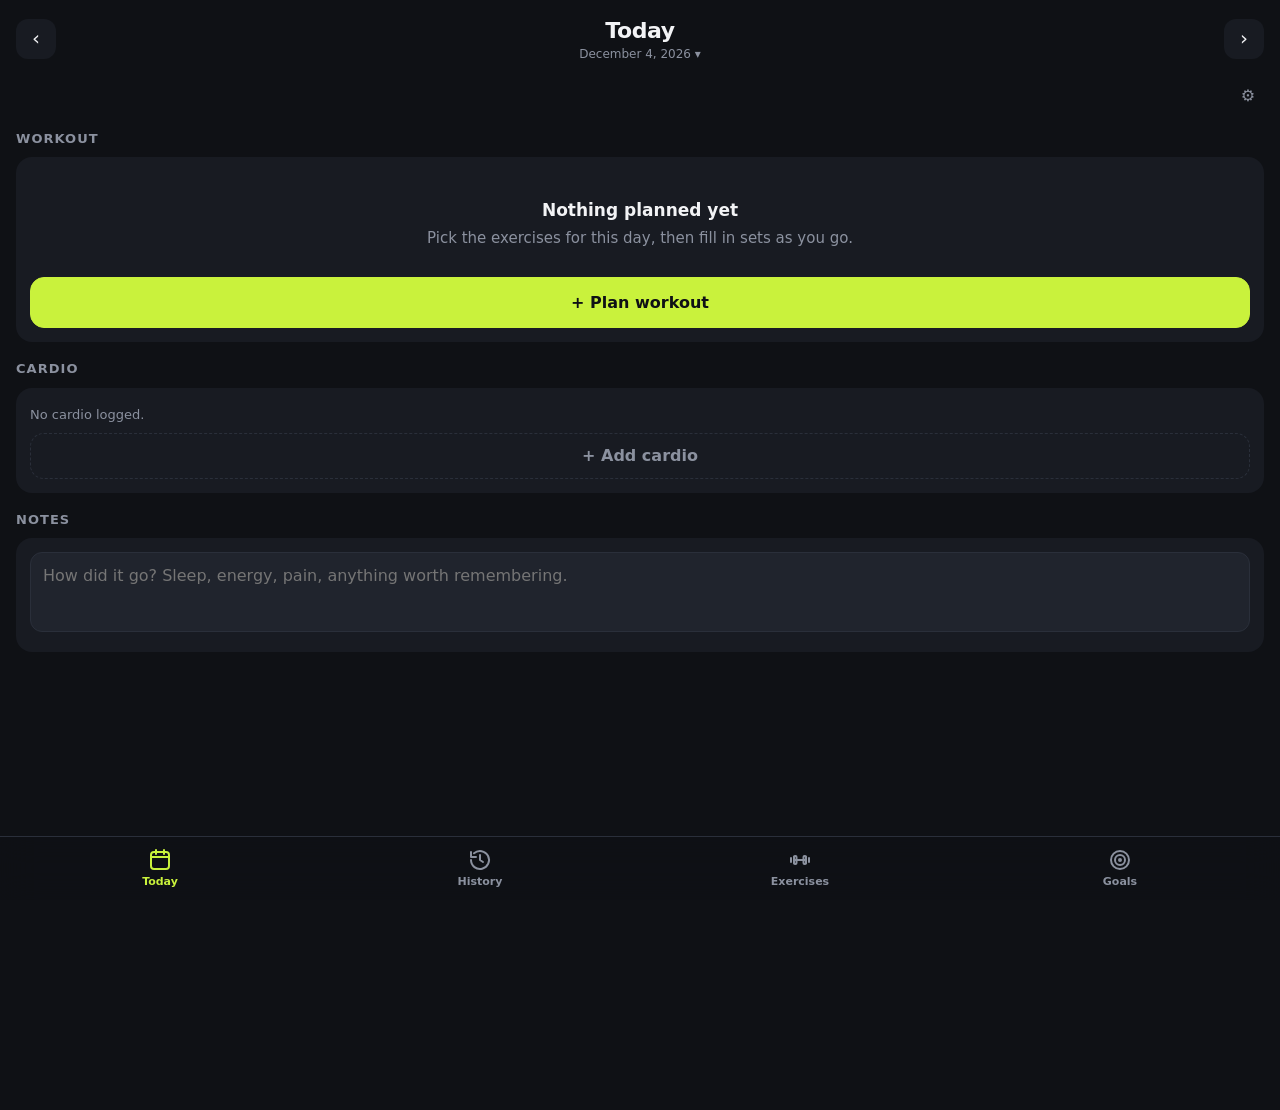
<file: lift/index.html>
<!doctype html>
<html lang="en">
<head>
<meta charset="utf-8">
<meta name="viewport" content="width=device-width, initial-scale=1, viewport-fit=cover, maximum-scale=1, user-scalable=no">
<title>Lift Log</title>
<meta name="apple-mobile-web-app-capable" content="yes">
<meta name="mobile-web-app-capable" content="yes">
<meta name="apple-mobile-web-app-status-bar-style" content="black-translucent">
<meta name="apple-mobile-web-app-title" content="Lift Log">
<meta name="theme-color" content="#0f1115">
<link rel="manifest" href="./manifest.webmanifest">
<link rel="apple-touch-icon" href="./icons/icon-180.png">
<link rel="icon" href="./icons/icon-192.png">
<style>
:root{
  --bg:#0f1115; --card:#181b22; --card2:#20242d; --line:#2a2f3a;
  --text:#f2f3f5; --muted:#8b919f; --accent:#c9f23c; --accent-ink:#0f1115;
  --danger:#ff5d5d; --ok:#4ade80;
  --r:16px; --tab-h:64px;
}
*{box-sizing:border-box;-webkit-tap-highlight-color:transparent;scrollbar-width:none}
*::-webkit-scrollbar{display:none;width:0;height:0}
html,body{margin:0;background:var(--bg);color:var(--text);font-family:-apple-system,BlinkMacSystemFont,"SF Pro Text","Inter",system-ui,sans-serif;font-size:16px;line-height:1.35;-webkit-font-smoothing:antialiased;overscroll-behavior-y:none}
body{min-height:100vh;min-height:100dvh}
button,input,select,textarea{font:inherit;color:inherit}
button{background:none;border:0;padding:0;cursor:pointer}
input,select,textarea{background:var(--card2);border:1px solid var(--line);border-radius:12px;padding:12px 12px;width:100%;outline:none;font-size:16px}
input:focus,select:focus,textarea:focus{border-color:var(--accent)}
input[type=number]{-moz-appearance:textfield}
input::-webkit-outer-spin-button,input::-webkit-inner-spin-button{-webkit-appearance:none;margin:0}
textarea{resize:none;min-height:80px}
.num{font-variant-numeric:tabular-nums}

.app{padding:calc(env(safe-area-inset-top) + 12px) 16px calc(var(--tab-h) + env(safe-area-inset-bottom) + 24px)}
.topbar{display:flex;align-items:center;justify-content:space-between;gap:12px;margin-bottom:14px;min-height:44px}
.topbar h1{font-size:28px;margin:0;letter-spacing:-.02em;font-weight:700}
.datenav{display:flex;align-items:center;gap:6px}
.datenav .d{font-size:22px;font-weight:700;letter-spacing:-.02em;min-width:150px;text-align:center}
.datenav .sub{font-size:12px;color:var(--muted);text-align:center;display:block;font-weight:500;letter-spacing:0}
.icon{width:40px;height:40px;border-radius:12px;display:inline-flex;align-items:center;justify-content:center;font-size:20px;color:var(--text);background:var(--card)}
.icon.sm{width:32px;height:32px;font-size:16px;background:transparent;color:var(--muted)}
.chip{display:inline-flex;align-items:center;gap:6px;padding:8px 12px;border-radius:999px;background:var(--card2);border:1px solid var(--line);font-size:14px;font-weight:600;white-space:nowrap}
.chip.accent{background:var(--accent);color:var(--accent-ink);border-color:var(--accent)}
.chips{display:flex;gap:8px;flex-wrap:wrap}

.section{margin:18px 0 10px;display:flex;align-items:baseline;justify-content:space-between}
.section h2{font-size:13px;letter-spacing:.08em;text-transform:uppercase;color:var(--muted);margin:0;font-weight:700}
.section .meta{font-size:13px;color:var(--muted)}
.card{background:var(--card);border-radius:var(--r);padding:14px;margin-bottom:10px}
.card.tap{cursor:pointer}
.card.tap:active{background:var(--card2)}
.row{display:flex;align-items:center;justify-content:space-between;gap:10px}
.title{font-size:17px;font-weight:700;letter-spacing:-.01em}
.sub{font-size:13px;color:var(--muted)}
.last{font-size:13px;color:var(--muted);margin:8px 0 10px;padding:8px 10px;background:var(--card2);border-radius:10px}
.last b{color:var(--text);font-weight:600}
.empty{color:var(--muted);text-align:center;padding:28px 12px;font-size:15px}
.empty b{display:block;color:var(--text);font-size:17px;margin-bottom:6px}

.btn{display:flex;align-items:center;justify-content:center;gap:8px;width:100%;padding:14px;border-radius:14px;font-weight:700;font-size:16px;background:var(--card2);border:1px solid var(--line)}
.btn.primary{background:var(--accent);color:var(--accent-ink);border-color:var(--accent)}
.btn.danger{color:var(--danger);border-color:rgba(255,93,93,.3)}
.btn.ghost{background:transparent;border:1px dashed var(--line);color:var(--muted);padding:11px;font-weight:600}
.btn+.btn{margin-top:8px}
.btnrow{display:flex;gap:8px;margin-top:8px}
.btnrow .btn{margin:0}

.sets{display:grid;gap:6px;margin-top:4px}
.set-row{display:grid;grid-template-columns:40px 1fr 1fr 32px;gap:8px;align-items:center}
.set-row.head{font-size:11px;letter-spacing:.06em;text-transform:uppercase;color:var(--muted);font-weight:700;padding:0 4px}
.set-row.head span:nth-child(2),.set-row.head span:nth-child(3){text-align:center}
.set-row input{text-align:center;padding:10px 6px;font-size:18px;font-weight:600;border-radius:10px}
.setnum{width:40px;height:44px;border-radius:10px;background:var(--card2);border:1px solid var(--line);font-weight:700;color:var(--muted);font-size:14px}
.setnum.done{background:var(--accent);color:var(--accent-ink);border-color:var(--accent)}

.bar{height:8px;border-radius:999px;background:var(--card2);overflow:hidden;margin-top:10px}
.bar i{display:block;height:100%;background:var(--accent);border-radius:999px;transition:width .3s}
.bar.full i{background:var(--ok)}
.big{font-size:26px;font-weight:800;letter-spacing:-.03em}
.stats{display:grid;grid-template-columns:repeat(4,1fr);gap:8px;margin-bottom:6px}
.stat{background:var(--card);border-radius:14px;padding:12px 8px;text-align:center}
.stat .v{font-size:20px;font-weight:800;letter-spacing:-.02em}
.stat .l{font-size:11px;color:var(--muted);text-transform:uppercase;letter-spacing:.06em;font-weight:700;margin-top:2px}
.monthhead{font-size:13px;font-weight:700;color:var(--muted);margin:16px 0 8px;text-transform:uppercase;letter-spacing:.08em}
.exrow{display:flex;align-items:center;justify-content:space-between;padding:12px 2px;border-bottom:1px solid var(--line)}
.exrow:last-child{border-bottom:0}
.grouphead{font-size:12px;font-weight:700;color:var(--accent);letter-spacing:.08em;text-transform:uppercase;margin:14px 0 2px}
.cardio-row{display:flex;align-items:center;justify-content:space-between;padding:10px 0;border-bottom:1px solid var(--line)}
.cardio-row:last-child{border-bottom:0}

.tabs{position:fixed;left:0;right:0;bottom:0;height:calc(var(--tab-h) + env(safe-area-inset-bottom));padding-bottom:env(safe-area-inset-bottom);background:rgba(15,17,21,.86);-webkit-backdrop-filter:blur(18px);backdrop-filter:blur(18px);border-top:1px solid var(--line);display:flex;z-index:20}
.tab{flex:1;display:flex;flex-direction:column;align-items:center;justify-content:center;gap:3px;font-size:11px;font-weight:600;color:var(--muted)}
.tab svg{width:24px;height:24px;stroke:currentColor;fill:none;stroke-width:2;stroke-linecap:round;stroke-linejoin:round}
.tab.on{color:var(--accent)}

.overlay{position:fixed;inset:0;background:rgba(0,0,0,.55);z-index:30;display:none;align-items:flex-end;justify-content:center}
.overlay.open{display:flex}
.sheet{background:var(--bg);width:100%;max-width:640px;max-height:92vh;max-height:92dvh;border-radius:22px 22px 0 0;padding:10px 16px calc(16px + env(safe-area-inset-bottom));overflow:auto;border-top:1px solid var(--line)}
.sheet .handle{width:40px;height:5px;border-radius:5px;background:var(--line);margin:0 auto 14px}
.sheet h3{margin:0 0 12px;font-size:20px;letter-spacing:-.02em}
.field{margin-bottom:12px}
.field label{display:block;font-size:12px;color:var(--muted);font-weight:700;text-transform:uppercase;letter-spacing:.06em;margin-bottom:6px}
.grid2{display:grid;grid-template-columns:1fr 1fr;gap:10px}
.seg{display:flex;background:var(--card2);border-radius:12px;padding:3px;border:1px solid var(--line)}
.seg button{flex:1;padding:9px;border-radius:9px;font-weight:700;color:var(--muted)}
.seg button.on{background:var(--accent);color:var(--accent-ink)}
.chips.period .chip{padding:6px 11px;font-size:13px}
.mrow{display:grid;grid-template-columns:92px 1fr 32px;gap:10px;align-items:center;padding:4px 0}
.ml{font-size:13px;color:var(--text);white-space:nowrap;overflow:hidden;text-overflow:ellipsis}
.mbar{height:8px;border-radius:999px;background:var(--card2);overflow:hidden}
.mbar i{display:block;height:100%;background:var(--accent);border-radius:999px}
.mv{font-size:13px;color:var(--muted);text-align:right}
.chart{width:100%;height:150px;display:block;overflow:visible}
.chart .grid line{stroke:var(--line);stroke-width:1}
.chart .area{fill:url(#g)}
.chart .line{fill:none;stroke:var(--accent);stroke-width:2;stroke-linejoin:round;stroke-linecap:round;vector-effect:non-scaling-stroke}
.chart .pt{fill:var(--bg);stroke:var(--accent);stroke-width:2;vector-effect:non-scaling-stroke}
.chart .pt.best{fill:var(--accent)}
.chart .pt.sel{stroke:var(--text)}
.chart .cross{stroke:var(--muted);stroke-width:1;stroke-dasharray:3 3;vector-effect:non-scaling-stroke}
.chart .hit{fill:transparent}
.thumb{width:44px;height:44px;border-radius:10px;object-fit:cover;flex:none;background:var(--card2)}
.photo-box{margin-bottom:14px}
.photo-box img{width:100%;max-height:260px;object-fit:cover;border-radius:14px;display:block;background:var(--card2)}
.photo-actions{display:flex;gap:8px;justify-content:flex-end;margin-top:8px}
.datenav{border-radius:12px;padding:4px 8px}
.datenav:active{background:var(--card)}
.planned{color:var(--accent)}
.pickrow .check{width:26px;height:26px;border-radius:50%;border:2px solid var(--line);display:inline-flex;align-items:center;justify-content:center;font-size:14px;font-weight:800;flex:none}
.pickrow .check.on{background:var(--accent);border-color:var(--accent);color:var(--accent-ink)}
.pickrow.dim{opacity:.45}
.sticky-foot{position:sticky;bottom:-16px;margin:12px -16px -16px;padding:10px 16px calc(14px + env(safe-area-inset-bottom));background:var(--bg);border-top:1px solid var(--line)}
.sticky-foot .btn:disabled{opacity:.4}
.cal-grid{display:grid;grid-template-columns:repeat(7,1fr);gap:4px}
.cal-grid.head span{text-align:center;font-size:11px;font-weight:700;color:var(--muted);padding:4px 0}
.cal-day{position:relative;aspect-ratio:1;border-radius:12px;font-weight:600;font-size:16px;display:flex;align-items:center;justify-content:center;background:var(--card)}
.cal-day.today{color:var(--accent);font-weight:800}
.cal-day.sel{outline:2px solid var(--accent);outline-offset:-2px}
.cal-day i{position:absolute;bottom:6px;left:50%;transform:translateX(-50%);width:6px;height:6px;border-radius:50%}
.cal-day i.dot{background:var(--accent)}
.cal-day i.dot.planned{background:transparent;border:1.5px solid var(--accent)}
i.legend{display:inline-block;width:8px;height:8px;border-radius:50%;background:var(--accent);vertical-align:middle}
i.legend.planned{background:transparent;border:1.5px solid var(--accent)}
.toast{position:fixed;left:50%;bottom:calc(var(--tab-h) + env(safe-area-inset-bottom) + 14px);transform:translateX(-50%);background:var(--card2);border:1px solid var(--line);color:var(--text);padding:12px 16px;border-radius:14px;font-size:14px;font-weight:600;z-index:40;box-shadow:0 10px 30px rgba(0,0,0,.4);display:none;max-width:90vw;align-items:center;gap:12px}
.toast.show{display:flex}
.toast button{color:var(--accent);font-weight:800}
.kbd-space{height:40vh}
</style>
</head>
<body>
<div class="app" id="app"></div>

<nav class="tabs" id="tabs">
  <button class="tab" data-act="tab" data-tab="today"><svg viewBox="0 0 24 24"><rect x="3" y="4" width="18" height="17" rx="3"/><path d="M3 9h18M8 2v4M16 2v4"/></svg>Today</button>
  <button class="tab" data-act="tab" data-tab="history"><svg viewBox="0 0 24 24"><path d="M3 12a9 9 0 1 0 3-6.7"/><path d="M3 4v5h5M12 7v5l3 2"/></svg>History</button>
  <button class="tab" data-act="tab" data-tab="exercises"><svg viewBox="0 0 24 24"><path d="M6 9v6M18 9v6M3 10v4M21 10v4M6 12h12"/><rect x="6" y="8" width="2.5" height="8" rx="1"/><rect x="15.5" y="8" width="2.5" height="8" rx="1"/></svg>Exercises</button>
  <button class="tab" data-act="tab" data-tab="goals"><svg viewBox="0 0 24 24"><circle cx="12" cy="12" r="9"/><circle cx="12" cy="12" r="5"/><circle cx="12" cy="12" r="1"/></svg>Goals</button>
</nav>

<div class="overlay" id="overlay"><div class="sheet" id="sheet"></div></div>
<div class="toast" id="toast"></div>
<input type="file" id="importFile" accept="application/json,.json" style="display:none">
<input type="file" id="photoFile" accept="image/*" style="display:none">

<script>
/* ============================================================
   Lift Log — personal resistance-training logger
   All data lives in localStorage on this device.
   ============================================================ */
const APP_VERSION = '0.4.2';
const KEY = 'liftlog.v1';
const MUSCLES = ['Chest','Back','Shoulders','Biceps','Triceps','Forearms','Quads','Hamstrings','Glutes','Calves','Core','Full body','Other'];

/* ---------- dates ---------- */
const z = n => String(n).padStart(2,'0');
const localISO = d => `${d.getFullYear()}-${z(d.getMonth()+1)}-${z(d.getDate())}`;
const todayStr = () => localISO(new Date());
function parseISO(s){ const [y,m,d]=s.split('-').map(Number); return new Date(y,m-1,d); }
function addDays(s,n){ const d=parseISO(s); d.setDate(d.getDate()+n); return localISO(d); }
function fmtDate(s, opts){ return parseISO(s).toLocaleDateString(undefined, opts || {weekday:'short', month:'short', day:'numeric'}); }
function weekStart(s){ const d=parseISO(s); const dow=(d.getDay()+6)%7; d.setDate(d.getDate()-dow); return localISO(d); } // Monday
function relDay(s){ const t=todayStr(); if(s===t) return 'Today'; if(s===addDays(t,-1)) return 'Yesterday'; if(s===addDays(t,1)) return 'Tomorrow'; return fmtDate(s,{weekday:'long'}); }

/* ---------- state ---------- */
const uid = () => Date.now().toString(36) + Math.random().toString(36).slice(2,7);
function fresh(){ return {version:1, settings:{unit:'lb'}, exercises:[], templates:[], days:{}, goals:[]}; }
function load(){
  try{ const s=JSON.parse(localStorage.getItem(KEY)); if(s && s.version===1){ return Object.assign(fresh(), s); } }catch(e){}
  return fresh();
}
let state = load();
let ui = { tab:'today', date: todayStr(), followToday:true, search:'', pick:'' };
function save(){ try{ localStorage.setItem(KEY, JSON.stringify(state)); }catch(e){ toast('Could not save — storage full?'); } }
function unit(){ return state.settings.unit || 'lb'; }
const esc = s => String(s ?? '').replace(/[&<>"']/g, c => ({'&':'&amp;','<':'&lt;','>':'&gt;','"':'&quot;',"'":'&#39;'}[c]));
const exById = id => state.exercises.find(e => e.id===id);
function day(d, create){ let x=state.days[d]; if(!x && create){ x=state.days[d]={lifts:[],cardio:[],note:''}; } return x; }
function prune(d){ const x=state.days[d]; if(x && !x.lifts.length && !x.cardio.length && !(x.note||'').trim()) delete state.days[d]; }
const filled = s => (s.w!=null && s.w!=='') || (s.r!=null && s.r!=='');
const isTimed = e => !!(e && e.mode==='time');
const fmtSec = n => n==null? '–' : (n>=60? `${Math.floor(n/60)}:${z(n%60)}` : `${n}s`);
const fmtSet = (s, timed) => timed ? (s.w!=null && s.w!=='' ? `${s.w}×${fmtSec(s.r)}` : fmtSec(s.r)) : `${s.w??'–'}×${s.r??'–'}`;
const repLabel = e => isTimed(e) ? 'Sec' : 'Reps';
const fmtNum = n => Math.round(n).toLocaleString();

/* ---------- photos (IndexedDB, keyed by exercise id; kept out of localStorage for size) ---------- */
let photos = {};
const pdb = {
  open(){ return new Promise((res,rej)=>{ const r=indexedDB.open('liftlog-photos',1); r.onupgradeneeded=()=>r.result.createObjectStore('photos'); r.onsuccess=()=>res(r.result); r.onerror=()=>rej(r.error); }); },
  async all(){ try{ const db=await this.open(); return await new Promise((res,rej)=>{ const out={}; const req=db.transaction('photos').objectStore('photos').openCursor(); req.onsuccess=()=>{ const c=req.result; if(c){ out[c.key]=c.value; c.continue(); } else res(out); }; req.onerror=()=>rej(req.error); }); }catch(e){ return {}; } },
  async put(id,dataUrl){ const db=await this.open(); return new Promise((res,rej)=>{ const tx=db.transaction('photos','readwrite'); tx.objectStore('photos').put(dataUrl,id); tx.oncomplete=res; tx.onerror=()=>rej(tx.error); }); },
  async del(id){ const db=await this.open(); return new Promise((res,rej)=>{ const tx=db.transaction('photos','readwrite'); tx.objectStore('photos').delete(id); tx.oncomplete=res; tx.onerror=()=>rej(tx.error); }); },
  async clear(){ const db=await this.open(); return new Promise((res,rej)=>{ const tx=db.transaction('photos','readwrite'); tx.objectStore('photos').clear(); tx.oncomplete=res; tx.onerror=()=>rej(tx.error); }); },
};
async function setPhoto(id, dataUrl){ if(dataUrl){ photos[id]=dataUrl; await pdb.put(id,dataUrl).catch(()=>toast('Could not save photo')); } else { delete photos[id]; await pdb.del(id).catch(()=>{}); } }
// Shrink to max 720px on the long edge, JPEG — typically 30–60 KB.
function compressImage(file, max=720, q=0.78){
  return new Promise((res,rej)=>{ const url=URL.createObjectURL(file); const img=new Image();
    img.onload=()=>{ const s=Math.min(1, max/Math.max(img.width,img.height)); const c=document.createElement('canvas'); c.width=Math.round(img.width*s); c.height=Math.round(img.height*s); c.getContext('2d').drawImage(img,0,0,c.width,c.height); URL.revokeObjectURL(url); res(c.toDataURL('image/jpeg',q)); };
    img.onerror=()=>{ URL.revokeObjectURL(url); rej(new Error('bad image')); }; img.src=url; });
}
const thumb = (id, cls='thumb') => photos[id] ? `<img class="${cls}" src="${photos[id]}" alt="">` : '';
const photoBytes = () => Object.values(photos).reduce((a,p)=>a+p.length*0.75,0);

/* ---------- queries ---------- */
function datesDesc(){ return Object.keys(state.days).sort().reverse(); }
function lastSession(exId, before){
  for(const d of datesDesc()){ if(d>=before) continue; const l=state.days[d].lifts.find(x=>x.exerciseId===exId); if(l){ const sets=l.sets.filter(filled); if(sets.length) return {date:d, sets}; } }
  return null;
}
function sessionsFor(exId){ const out=[]; for(const d of datesDesc()){ const l=state.days[d].lifts.find(x=>x.exerciseId===exId); if(l){ const sets=l.sets.filter(filled); if(sets.length) out.push({date:d,sets}); } } return out; }
function bestSet(exId, minReps){ let best=null; for(const s of sessionsFor(exId)){ for(const x of s.sets){ const w=+x.w||0, r=+x.r||0; if(minReps && r<minReps) continue; if(!best || w>best.w || (w===best.w && r>best.r)) best={w,r,date:s.date}; } } return best; }
function dayStats(d){ const x=state.days[d]; if(!x) return {ex:0,sets:0,vol:0,cardioMin:0,cardio:[]}; let sets=0,vol=0; for(const l of x.lifts){ const timed=isTimed(exById(l.exerciseId)); for(const s of l.sets){ if(filled(s)){ sets++; if(!timed) vol+=(+s.w||0)*(+s.r||0); } } } const cardioMin=x.cardio.reduce((a,c)=>a+(+c.minutes||0),0); return {ex:x.lifts.length,sets,vol,cardioMin,cardio:x.cardio}; }
function weekStats(anchor){ const ws=weekStart(anchor); let sessions=0,sets=0,vol=0,cardioMin=0; for(let i=0;i<7;i++){ const s=dayStats(addDays(ws,i)); if(s.sets) sessions++; sets+=s.sets; vol+=s.vol; cardioMin+=s.cardioMin; } return {sessions,sets,vol,cardioMin}; }
function goalProgress(g){
  if(g.type==='lift'){ const e=exById(g.exerciseId);
    if(isTimed(e)){ let best=null; for(const s of sessionsFor(g.exerciseId)) for(const x of s.sets){ const r=+x.r||0; if(!best||r>best.r) best={r,date:s.date}; } return {p: best? Math.min(1,best.r/g.reps):0, detail: best? `Best so far: ${fmtSec(best.r)} on ${fmtDate(best.date)}` : 'No sets yet'}; }
    const b=bestSet(g.exerciseId, g.reps); const p=b? Math.min(1,b.w/g.weight):0; return {p, detail: b? `Best so far: ${b.w}×${b.r} on ${fmtDate(b.date)}` : 'No qualifying sets yet'}; }
  if(g.type==='sessions'){ const w=weekStats(todayStr()); return {p:Math.min(1,w.sessions/g.perWeek), detail:`${w.sessions} of ${g.perWeek} this week`}; }
  if(g.type==='cardio'){ const w=weekStats(todayStr()); return {p:Math.min(1,w.cardioMin/g.minutes), detail:`${w.cardioMin} of ${g.minutes} min this week`}; }
  return {p:0,detail:''};
}
function goalTitle(g){
  if(g.type==='lift'){ const e=exById(g.exerciseId); if(isTimed(e)) return `${e.name} hold ${fmtSec(g.reps)}`; return `${e?e.name:'Deleted exercise'} ${g.weight} ${unit()} × ${g.reps}`; }
  if(g.type==='sessions') return `${g.perWeek} lifting sessions / week`;
  if(g.type==='cardio') return `${g.minutes} min cardio / week`;
  return 'Goal';
}

/* ---------- analytics ---------- */
const PERIODS = [['1M',30],['3M',91],['6M',182],['1Y',365],['All',0]];
function periodStart(days){ return days? addDays(todayStr(), -(days-1)) : '0000-00-00'; }
function periodChips(sel, actName){ return `<div class="chips period">${PERIODS.map(([k])=>`<button class="chip ${k===sel?'accent':''}" data-act="${actName}" data-p="${k}">${k}</button>`).join('')}</div>`; }
function periodDays(k){ return (PERIODS.find(x=>x[0]===k)||PERIODS[0])[1]; }

function rangeStats(from){
  let sessions=0,sets=0,vol=0,cardioMin=0; const byMuscle={}, byExercise={}; const t=todayStr();
  for(const d of Object.keys(state.days)){ if(d<from||d>t) continue; const s=dayStats(d); if(s.sets) sessions++; sets+=s.sets; vol+=s.vol; cardioMin+=s.cardioMin;
    for(const l of state.days[d].lifts){ if(!l.sets.some(filled)) continue; const e=exById(l.exerciseId); const m=(e&&e.muscle)||'Other'; byMuscle[m]=(byMuscle[m]||0)+1; if(e) byExercise[e.name]=(byExercise[e.name]||0)+1; } }
  return {sessions,sets,vol,cardioMin,byMuscle,byExercise};
}
function barList(title, counts, limit){
  let rows=Object.entries(counts).sort((a,b)=>b[1]-a[1]||a[0].localeCompare(b[0])); if(!rows.length) return '';
  const total=rows.reduce((a,r)=>a+r[1],0), max=rows[0][1]; if(limit) rows=rows.slice(0,limit);
  return `<div class="card"><div class="row" style="margin-bottom:8px"><span class="sub">${title}</span><span class="sub num">${total}</span></div>
    ${rows.map(([m,n])=>`<div class="mrow"><span class="ml">${esc(m)}</span><span class="mbar"><i style="width:${Math.round(n/max*100)}%"></i></span><span class="mv num">${n}</span></div>`).join('')}</div>`;
}

// Per-exercise metric series: one point per session.
function metricSeries(e, metric, from){
  const timed=isTimed(e); const pts=[];
  for(const s of sessionsFor(e.id)){ if(s.date<from) continue; let v=0;
    for(const x of s.sets){ const w=+x.w||0, r=+x.r||0;
      if(metric==='top') v=Math.max(v, timed? r : w);
      else if(metric==='vol') v+= timed? r : w*r;
      else if(metric==='e1rm'){ if(r>0 && w>0) v=Math.max(v, r===1? w : w*(1+r/30)); } }
    if(v>0) pts.push({date:s.date, v}); }
  return pts.reverse(); // chronological
}
function metricsFor(e){ return isTimed(e) ? [['top','Best hold'],['vol','Total time']] : [['top','Top set'],['e1rm','Est. 1RM'],['vol','Volume']]; }
function fmtMetric(e, metric, v){ if(isTimed(e)) return metric==='vol' && v>=60 ? `${Math.round(v/60)} min` : fmtSec(Math.round(v)); return metric==='vol' ? `${fmtNum(v)} ${unit()}` : `${Math.round(v*10)/10} ${unit()}`; }

function progressChart(e){
  ui.chart ||= {period:'3M', metric:null};
  const metrics=metricsFor(e); if(!metrics.some(m=>m[0]===ui.chart.metric)) ui.chart.metric=metrics[0][0];
  const pts=metricSeries(e, ui.chart.metric, periodStart(periodDays(ui.chart.period)));
  let body;
  if(pts.length<2){ body=`<div class="empty" style="padding:22px 0">Log ${2-pts.length} more session${pts.length===1?'':'s'} in this period to see a trend.</div>`; }
  else {
    const W=320,H=150,L=8,R=8,T=14,B=22; const vs=pts.map(p=>p.v); let lo=Math.min(...vs), hi=Math.max(...vs); if(hi===lo){ hi+=1; lo-=1; } const pad=(hi-lo)*0.12; lo-=pad; hi+=pad;
    const t0=parseISO(pts[0].date).getTime(), t1=parseISO(pts[pts.length-1].date).getTime();
    const X=p=>L+((parseISO(p.date).getTime()-t0)/(t1-t0||1))*(W-L-R), Y=v=>T+(1-(v-lo)/(hi-lo))*(H-T-B);
    const path=pts.map((p,i)=>`${i?'L':'M'}${X(p).toFixed(1)},${Y(p.v).toFixed(1)}`).join(' ');
    const area=`${path} L${X(pts[pts.length-1]).toFixed(1)},${H-B} L${X(pts[0]).toFixed(1)},${H-B} Z`;
    const best=vs.indexOf(Math.max(...vs)), last=pts.length-1;
    const gridY=[0.25,0.5,0.75].map(f=>`<line x1="${L}" x2="${W-R}" y1="${(T+(H-T-B)*f).toFixed(1)}" y2="${(T+(H-T-B)*f).toFixed(1)}"/>`).join('');
    const dots=pts.map((p,i)=>`<circle class="pt ${i===best?'best':''}" cx="${X(p).toFixed(1)}" cy="${Y(p.v).toFixed(1)}" r="${i===best||i===last?4:3}" data-i="${i}"/>`).join('');
    const hits=pts.map((p,i)=>`<rect class="hit" x="${(X(p)-12).toFixed(1)}" y="0" width="24" height="${H}" data-act="chartPt" data-i="${i}"/>`).join('');
    const first=pts[0], end=pts[last]; const change=end.v-first.v; const sign=change>0?'+':'';
    body=`<div class="row" style="align-items:flex-end;margin-bottom:4px"><div><div class="big" id="chartVal">${fmtMetric(e,ui.chart.metric,end.v)}</div><div class="sub" id="chartSub">${fmtDate(end.date)} · latest</div></div><div class="sub num" style="text-align:right">${sign}${fmtMetric(e,ui.chart.metric,change).replace(/^-/,'−')}<br>vs ${fmtDate(first.date,{month:'short',day:'numeric'})}</div></div>
      <svg class="chart" viewBox="0 0 ${W} ${H}" preserveAspectRatio="none"><defs><linearGradient id="g" x1="0" x2="0" y1="0" y2="1"><stop offset="0" stop-color="var(--accent)" stop-opacity=".28"/><stop offset="1" stop-color="var(--accent)" stop-opacity="0"/></linearGradient></defs>
      <g class="grid">${gridY}</g><path class="area" d="${area}"/><path class="line" d="${path}"/>${dots}<line id="cross" class="cross" y1="${T-6}" y2="${H-B}" style="display:none"/>${hits}</svg>
      <div class="row sub" style="margin-top:2px"><span>${fmtDate(first.date,{month:'short',day:'numeric'})}</span><span>${fmtDate(end.date,{month:'short',day:'numeric'})}</span></div>`;
    ui.chart.pts=pts; ui.chart.ex=e;
  }
  return `<div class="card"><div class="seg" style="margin-bottom:10px">${metrics.map(([k,l])=>`<button type="button" class="${k===ui.chart.metric?'on':''}" data-act="chartMetric" data-m="${k}">${l}</button>`).join('')}</div>${body}<div style="margin-top:10px">${periodChips(ui.chart.period,'chartPeriod')}</div></div>`;
}

/* ---------- render ---------- */
const $ = s => document.querySelector(s);
function render(top){
  document.querySelectorAll('.tab').forEach(t => t.classList.toggle('on', t.dataset.tab===ui.tab));
  const app=$('#app');
  const y=window.scrollY;
  app.innerHTML = {today:renderToday, history:renderHistory, exercises:renderExercises, goals:renderGoals}[ui.tab]();
  if(top) window.scrollTo(0,0); else window.scrollTo(0,y);
}

function renderToday(){
  const d=ui.date, x=state.days[d]||{lifts:[],cardio:[],note:''}, st=dayStats(d), isToday=d===todayStr();
  let h = `<div class="topbar">
    <button class="icon" data-act="prevDay">‹</button>
    <button class="datenav" data-act="openCalendar"><div><div class="d">${relDay(d)}<span class="sub">${fmtDate(d,{month:'long',day:'numeric',year:'numeric'})} ▾</span></div></div></button>
    <button class="icon" data-act="nextDay">›</button>
  </div>
  <div class="row" style="margin-bottom:6px"><div class="chips">${isToday?'':'<button class="chip accent" data-act="goToday">Jump to today</button>'}</div><button class="icon sm" data-act="settings" title="Settings">⚙︎</button></div>`;

  const planned = x.lifts.length && !st.sets;
  h += `<div class="section"><h2>Workout</h2><span class="meta">${st.sets? `${st.sets} sets · ${fmtNum(st.vol)} ${unit()}` : planned ? `<span class="planned">Planned · ${x.lifts.length} exercise${x.lifts.length!==1?'s':''}</span>` : ''}</span></div>`;
  if(!x.lifts.length){
    h += `<div class="card"><div class="empty"><b>Nothing planned yet</b>Pick the exercises for this day${state.templates.length?', or start from a template':''}, then fill in sets as you go.</div>`;
    if(state.templates.length){ h += `<div class="chips" style="justify-content:center;margin-bottom:12px">${state.templates.map(t=>`<button class="chip" data-act="applyTemplate" data-id="${t.id}">${esc(t.name)}</button>`).join('')}</div>`; }
    h += `<button class="btn primary" data-act="addExercise">+ Plan workout</button></div>`;
  } else {
    x.lifts.forEach((l,li) => {
      const e=exById(l.exerciseId); const last=lastSession(l.exerciseId, d);
      h += `<div class="card">
        <div class="row"><div class="row" style="justify-content:flex-start" data-act="openExercise" data-id="${l.exerciseId}">${e?thumb(e.id):''}<div><div class="title">${esc(e?e.name:'Deleted exercise')}</div><div class="sub">${esc([e?.muscle,e?.equipment].filter(Boolean).join(' · '))}</div></div></div>
        <button class="icon sm" data-act="removeLift" data-li="${li}">✕</button></div>
        ${last? `<div class="last">Last time <b>${fmtDate(last.date)}</b>: ${last.sets.map(x=>fmtSet(x,isTimed(e))).join(' · ')}</div>` : `<div class="last">First time logging this one.</div>`}
        <div class="sets"><div class="set-row head"><span>Set</span><span>${unit()}</span><span>${repLabel(e)}</span><span></span></div>`;
      l.sets.forEach((s,si) => {
        h += `<div class="set-row">
          <button class="setnum ${s.done?'done':''}" data-act="toggleDone" data-li="${li}" data-si="${si}">${s.done?'✓':si+1}</button>
          <input class="num" type="number" inputmode="decimal" step="any" placeholder="${last&&last.sets[si]?last.sets[si].w:'–'}" value="${s.w??''}" data-bind="set" data-li="${li}" data-si="${si}" data-f="w">
          <input class="num" type="number" inputmode="numeric" placeholder="${last&&last.sets[si]?last.sets[si].r:'–'}" value="${s.r??''}" data-bind="set" data-li="${li}" data-si="${si}" data-f="r">
          <button class="icon sm" data-act="delSet" data-li="${li}" data-si="${si}">✕</button></div>`;
      });
      h += `</div><button class="btn ghost" style="margin-top:10px" data-act="addSet" data-li="${li}">+ Add set</button></div>`;
    });
    h += `<button class="btn" data-act="addExercise">+ Add more exercises</button>
          <button class="btn ghost" data-act="saveTemplate">Save this workout as a template</button>`;
  }

  h += `<div class="section"><h2>Cardio</h2><span class="meta">${st.cardioMin? st.cardioMin+' min':''}</span></div><div class="card">`;
  if(x.cardio.length){ h += x.cardio.map(c => `<div class="cardio-row"><div><div class="title" style="font-size:16px">${esc(c.type)}</div><div class="sub">${c.minutes} min${c.distance?` · ${c.distance} ${c.distUnit||'mi'}`:''}${c.notes?` · ${esc(c.notes)}`:''}</div></div><button class="icon sm" data-act="delCardio" data-id="${c.id}">✕</button></div>`).join(''); }
  else h += `<div class="sub" style="padding:4px 0 10px">No cardio logged.</div>`;
  h += `<button class="btn ghost" data-act="addCardio">+ Add cardio</button></div>`;

  h += `<div class="section"><h2>Notes</h2></div><div class="card"><textarea placeholder="How did it go? Sleep, energy, pain, anything worth remembering." data-bind="note">${esc(x.note||'')}</textarea></div>`;
  h += `<div class="kbd-space"></div>`;
  return h;
}

function renderHistory(){
  ui.period ||= 'W';
  const days={W:0,...Object.fromEntries(PERIODS)}[ui.period]; const from= ui.period==='W' ? weekStart(todayStr()) : periodStart(days);
  const w=rangeStats(from);
  let h = `<div class="topbar"><h1>History</h1></div>
  <div class="chips period" style="margin-bottom:12px"><button class="chip ${ui.period==='W'?'accent':''}" data-act="histPeriod" data-p="W">Week</button>${PERIODS.map(([k])=>`<button class="chip ${k===ui.period?'accent':''}" data-act="histPeriod" data-p="${k}">${k}</button>`).join('')}</div>
  <div class="stats"><div class="stat"><div class="v">${w.sessions}</div><div class="l">Sessions</div></div><div class="stat"><div class="v">${w.sets}</div><div class="l">Sets</div></div><div class="stat"><div class="v">${w.vol>=10000? (w.vol/1000).toFixed(1)+'k':fmtNum(w.vol)}</div><div class="l">${unit()} moved</div></div><div class="stat"><div class="v">${w.cardioMin}</div><div class="l">Cardio min</div></div></div>
  ${barList('Exercises completed by muscle group', w.byMuscle)}
  ${barList('Top exercises · times logged', w.byExercise, 5)}`;
  const t=todayStr();
  const upcoming=Object.keys(state.days).sort().filter(d=>d>=t && state.days[d].lifts.length && !dayStats(d).sets);
  if(upcoming.length){
    h += `<div class="section"><h2>Planned</h2></div>` + upcoming.map(d=>`<div class="card tap" data-act="openDay" data-date="${d}"><div class="row"><div class="title">${d===t?'Today':fmtDate(d)}</div><span class="planned sub">Planned ›</span></div><div class="sub" style="margin-top:4px;color:var(--text);opacity:.8">${esc(state.days[d].lifts.map(l=>exById(l.exerciseId)?.name).filter(Boolean).join(', '))}</div></div>`).join('');
  }
  const dates=datesDesc().filter(d=>{ const s=dayStats(d); return s.sets||s.cardioMin||(state.days[d].note||'').trim(); });
  if(!dates.length) return h + `<div class="card"><div class="empty"><b>No history yet</b>Logged days will show up here.</div></div>`;
  h += `<div class="section" style="margin-bottom:0"><h2>Logged</h2></div>`;
  let month='';
  for(const d of dates){
    const m=fmtDate(d,{month:'long',year:'numeric'}); if(m!==month){ month=m; h+=`<div class="monthhead">${m}</div>`; }
    const s=dayStats(d); const names=state.days[d].lifts.map(l=>exById(l.exerciseId)?.name).filter(Boolean);
    const parts=[]; if(s.sets) parts.push(`${s.ex} exercise${s.ex!==1?'s':''} · ${s.sets} sets · ${fmtNum(s.vol)} ${unit()}`); if(s.cardioMin) parts.push(s.cardio.map(c=>`${c.type} ${c.minutes} min`).join(', '));
    h += `<div class="card tap" data-act="openDay" data-date="${d}"><div class="row"><div class="title">${fmtDate(d,{weekday:'short',month:'short',day:'numeric'})}</div><span class="sub">›</span></div>
      <div class="sub" style="margin-top:4px">${parts.join(' · ')||'Note only'}</div>${names.length?`<div class="sub" style="margin-top:4px;color:var(--text);opacity:.8">${esc(names.join(', '))}</div>`:''}</div>`;
  }
  return h;
}

function renderExercises(){
  let h = `<div class="topbar"><h1>Exercises</h1><button class="chip accent" data-act="newExercise">+ New</button></div>
  <input type="search" placeholder="Search" value="${esc(ui.search)}" data-bind="search" style="margin-bottom:6px">`;
  const list=state.exercises.filter(e=>!ui.search || e.name.toLowerCase().includes(ui.search.toLowerCase())).sort((a,b)=>a.name.localeCompare(b.name));
  if(!state.exercises.length) return h + `<div class="card"><div class="empty"><b>No exercises yet</b>Create the movements you actually do — Bench Press, RDL, whatever you call them.</div><button class="btn primary" data-act="newExercise">+ Create your first exercise</button></div>`;
  if(!list.length) return h + `<div class="empty">No matches.</div>`;
  const groups={}; for(const e of list){ (groups[e.muscle||'Other'] ||= []).push(e); }
  for(const g of Object.keys(groups).sort((a,b)=>MUSCLES.indexOf(a)-MUSCLES.indexOf(b))){
    h += `<div class="grouphead">${esc(g)}</div><div class="card" style="padding:2px 14px">`;
    for(const e of groups[g]){ const b=bestSet(e.id); const n=sessionsFor(e.id).length; h += `<div class="exrow" data-act="openExercise" data-id="${e.id}"><div class="row" style="justify-content:flex-start">${thumb(e.id)}<div><div class="title" style="font-size:16px">${esc(e.name)}</div><div class="sub">${esc(e.equipment||'')}${e.equipment&&n?' · ':''}${n?`${n} session${n!==1?'s':''}`:''}</div></div></div><div class="sub num" style="text-align:right">${b?`<b style="color:var(--text)">${b.w}×${b.r}</b><br>best`:'—'}</div></div>`; }
    h += `</div>`;
  }
  return h;
}

function renderGoals(){
  let h = `<div class="topbar"><h1>Goals</h1><button class="chip accent" data-act="newGoal">+ New</button></div>`;
  if(!state.goals.length) return h + `<div class="card"><div class="empty"><b>No goals yet</b>Set a target lift, a weekly session count, or weekly cardio minutes.</div><button class="btn primary" data-act="newGoal">+ Add a goal</button></div>`;
  for(const g of state.goals){ const pr=goalProgress(g); const pct=Math.round(pr.p*100);
    h += `<div class="card"><div class="row"><div class="title">${esc(goalTitle(g))}</div><button class="icon sm" data-act="delGoal" data-id="${g.id}">✕</button></div>
      <div class="row" style="margin-top:6px"><span class="sub">${esc(pr.detail)}</span><span class="big num" style="font-size:20px;color:${pr.p>=1?'var(--ok)':'var(--text)'}">${pct}%</span></div>
      <div class="bar ${pr.p>=1?'full':''}"><i style="width:${pct}%"></i></div></div>`;
  }
  return h;
}

/* ---------- sheets ---------- */
function openSheet(html){ $('#sheet').innerHTML=`<div class="handle"></div>`+html; $('#overlay').classList.add('open'); }
function closeSheet(){ $('#overlay').classList.remove('open'); $('#sheet').innerHTML=''; }
$('#overlay').addEventListener('click', e => { if(e.target===$('#overlay')) closeSheet(); });

function pickerSheet(){
  ui.pick=''; ui.picked=new Set();
  openSheet(`<h3>Plan ${relDay(ui.date).toLowerCase()==='today'?"today's":relDay(ui.date)+"'s"} workout</h3>
    <input type="search" placeholder="Search your exercises" data-bind="pick" autocomplete="off">
    <div id="pickList" style="margin-top:8px"></div>
    <button class="btn ghost" style="margin-top:12px" data-act="newExercise">+ Create a new exercise</button>
    <div class="sticky-foot"><button class="btn primary" id="pickDone" data-act="pickDone" disabled>Select exercises</button></div>`);
  renderPickList();
}
function renderPickList(){
  const el=$('#pickList'); if(!el) return;
  const q=ui.pick.toLowerCase(); const inDay=new Set((state.days[ui.date]?.lifts||[]).map(l=>l.exerciseId));
  const list=state.exercises.filter(e=>!q||e.name.toLowerCase().includes(q)||(e.muscle||'').toLowerCase().includes(q)).sort((a,b)=>a.name.localeCompare(b.name));
  if(!list.length){ el.innerHTML=`<div class="sub" style="padding:10px 2px">${state.exercises.length?'No matches.':'No exercises yet — create one below.'}</div>`; return; }
  const groups={}; for(const e of list){ (groups[e.muscle||'Other'] ||= []).push(e); }
  el.innerHTML = Object.keys(groups).sort((a,b)=>MUSCLES.indexOf(a)-MUSCLES.indexOf(b)).map(g=>`<div class="grouphead">${esc(g)}</div>`+groups[g].map(e=>{ const on=ui.picked.has(e.id), already=inDay.has(e.id);
    return `<div class="exrow pickrow ${already?'dim':''}" data-act="togglePick" data-id="${e.id}"><div class="row" style="justify-content:flex-start">${thumb(e.id)}<div><div class="title" style="font-size:16px">${esc(e.name)}</div><span class="sub">${already?'Already in this workout':esc(e.equipment||'')}</span></div></div><span class="check ${on?'on':''}">${on?'✓':''}</span></div>`; }).join('')).join('');
  updatePickBtn();
}
function updatePickBtn(){ const b=$('#pickDone'); if(!b) return; const n=ui.picked.size; b.disabled=!n; b.textContent = n? `Add ${n} exercise${n!==1?'s':''}` : 'Select exercises'; }

function calendarSheet(month){ // month: 'YYYY-MM'
  ui.calMonth = month || ui.date.slice(0,7);
  const [y,m]=ui.calMonth.split('-').map(Number); const first=new Date(y,m-1,1); const t=todayStr();
  const daysIn=new Date(y,m,0).getDate(); const lead=(first.getDay()+6)%7; // Monday first
  const prev=localISO(new Date(y,m-2,1)).slice(0,7), next=localISO(new Date(y,m,1)).slice(0,7);
  let cells='';
  for(let i=0;i<lead;i++) cells+='<span></span>';
  for(let d=1; d<=daysIn; d++){
    const iso=`${y}-${z(m)}-${z(d)}`; const st=dayStats(iso); const x=state.days[iso];
    const logged=st.sets>0||st.cardioMin>0, planned=!logged && x && x.lifts.length>0;
    cells+=`<button class="cal-day ${iso===t?'today':''} ${iso===ui.date?'sel':''}" data-act="calPick" data-date="${iso}">${d}<i class="${logged?'dot':planned?'dot planned':''}"></i></button>`;
  }
  openSheet(`<div class="row" style="margin-bottom:8px"><button class="icon" data-act="calMonth" data-m="${prev}">‹</button><h3 style="margin:0">${first.toLocaleDateString(undefined,{month:'long',year:'numeric'})}</h3><button class="icon" data-act="calMonth" data-m="${next}">›</button></div>
    <div class="cal-grid head">${['M','T','W','T','F','S','S'].map(x=>`<span>${x}</span>`).join('')}</div>
    <div class="cal-grid">${cells}</div>
    <div class="row" style="margin-top:14px"><span class="sub"><i class="legend"></i> logged &nbsp; <i class="legend planned"></i> planned</span><button class="chip" data-act="calPick" data-date="${t}">Today</button></div>`);
}
function photoBox(src){
  return `<div class="photo-box" id="photoBox">${src?`<img src="${src}" alt=""><div class="photo-actions"><button type="button" class="chip" data-act="pickPhoto">Change</button><button type="button" class="chip" data-act="removePhoto">Remove</button></div>`:`<button type="button" class="btn ghost" data-act="pickPhoto">📷 Add a photo</button>`}</div>`;
}
function exerciseSheet(e){
  const isNew=!e; e=e||{name:'',muscle:'',equipment:''};
  ui.editingId=e.id||null; ui.pendingPhoto=undefined; ui.editEx=e;
  const sessions=isNew?[]:sessionsFor(e.id); const b=isNew?null:bestSet(e.id);
  openSheet(`<h3>${isNew?'New exercise':'Edit exercise'}</h3>
  ${photoBox(isNew?null:photos[e.id])}
  <form data-form="exercise" data-id="${e.id||''}">
    <div class="field"><label>Name</label><input name="name" required placeholder="e.g. Incline Dumbbell Press" value="${esc(e.name)}" autocomplete="off" ${isNew?'autofocus':''}></div>
    <div class="grid2">
      <div class="field"><label>Muscle group</label><select name="muscle">${MUSCLES.map(m=>`<option ${m===e.muscle?'selected':''}>${m}</option>`).join('')}</select></div>
      <div class="field"><label>Equipment</label><input name="equipment" placeholder="Barbell, DB, cable…" value="${esc(e.equipment||'')}" autocomplete="off"></div>
    </div>
    <div class="field"><label>Measure each set by</label><div class="seg" data-seg="mode"><button type="button" class="${!isTimed(e)?'on':''}" data-v="reps">Reps</button><button type="button" class="${isTimed(e)?'on':''}" data-v="time">Time (seconds)</button></div><input type="hidden" name="mode" value="${isTimed(e)?'time':'reps'}"></div>
    <button class="btn primary" type="submit">${isNew?'Create':'Save'}</button>
  </form>
  ${isNew?'':`${sessions.length>=2? `<div class="section"><h2>Progress</h2></div><div id="progress">${progressChart(e)}</div>` : ''}
    <div class="section"><h2>History</h2><span class="meta">${b?`Best ${fmtSet(b,isTimed(e))}`:''}</span></div>
    ${sessions.length? sessions.slice(0,12).map(s=>`<div class="exrow"><span class="sub" style="color:var(--text)">${fmtDate(s.date)}</span><span class="sub num">${s.sets.map(x=>fmtSet(x,isTimed(e))).join(' · ')}</span></div>`).join('') : '<div class="sub">No sessions logged yet.</div>'}
    <button class="btn danger" style="margin-top:16px" data-act="deleteExercise" data-id="${e.id}">Delete exercise</button>`}`);
}
function cardioSheet(){
  const recent=[...new Set(datesDesc().flatMap(d=>state.days[d].cardio.map(c=>c.type)))].slice(0,6);
  openSheet(`<h3>Add cardio</h3>
  <form data-form="cardio">
    <div class="field"><label>Type</label><input name="type" required placeholder="Run, bike, incline walk…" list="cardioTypes" autocomplete="off"><datalist id="cardioTypes">${recent.map(t=>`<option value="${esc(t)}">`).join('')}</datalist></div>
    ${recent.length?`<div class="chips" style="margin:-4px 0 12px">${recent.map(t=>`<button type="button" class="chip" data-act="fillCardioType" data-v="${esc(t)}">${esc(t)}</button>`).join('')}</div>`:''}
    <div class="grid2">
      <div class="field"><label>Minutes</label><input name="minutes" type="number" inputmode="numeric" required placeholder="30"></div>
      <div class="field"><label>Distance (optional)</label><input name="distance" type="number" inputmode="decimal" step="any" placeholder="3.1"></div>
    </div>
    <div class="field"><label>Distance unit</label><div class="seg" data-seg="distUnit"><button type="button" class="on" data-v="mi">mi</button><button type="button" data-v="km">km</button></div><input type="hidden" name="distUnit" value="mi"></div>
    <div class="field"><label>Notes (optional)</label><input name="notes" placeholder="Zone 2, hills, felt rough…" autocomplete="off"></div>
    <button class="btn primary" type="submit">Add</button>
  </form>`);
}
function goalSheet(){
  const exs=[...state.exercises].sort((a,b)=>a.name.localeCompare(b.name));
  openSheet(`<h3>New goal</h3>
  <form data-form="goal">
    <div class="field"><label>Type</label><div class="seg" data-seg="type"><button type="button" class="on" data-v="lift">Lift target</button><button type="button" data-v="sessions">Sessions/wk</button><button type="button" data-v="cardio">Cardio/wk</button></div><input type="hidden" name="type" value="lift"></div>
    <div id="goalFields">${goalFields('lift',exs)}</div>
    <button class="btn primary" type="submit">Add goal</button>
  </form>`);
}
function goalFields(t, exs, exId){
  if(t==='lift'){ if(!exs.length) return `<div class="sub" style="margin-bottom:12px">Create an exercise first, then set a target for it.</div>`;
    const sel=exById(exId)||exs[0]; const timed=isTimed(sel);
    return `<div class="field"><label>Exercise</label><select name="exerciseId" data-bind="goalEx">${exs.map(e=>`<option value="${e.id}" ${e.id===sel.id?'selected':''}>${esc(e.name)}</option>`).join('')}</select></div>
    ${timed? `<div class="field"><label>Hold for (seconds)</label><input name="reps" type="number" inputmode="numeric" required placeholder="60"><input type="hidden" name="weight" value="0"></div>`
           : `<div class="grid2"><div class="field"><label>Weight (${unit()})</label><input name="weight" type="number" inputmode="decimal" step="any" required placeholder="225"></div><div class="field"><label>For reps</label><input name="reps" type="number" inputmode="numeric" required placeholder="5"></div></div>`}`; }
  if(t==='sessions') return `<div class="field"><label>Lifting sessions per week</label><input name="perWeek" type="number" inputmode="numeric" required placeholder="4"></div>`;
  return `<div class="field"><label>Cardio minutes per week</label><input name="minutes" type="number" inputmode="numeric" required placeholder="120"></div>`;
}
function templateSheet(){
  openSheet(`<h3>Save as template</h3><form data-form="template"><div class="field"><label>Template name</label><input name="name" required placeholder="Push day" autocomplete="off" autofocus></div><button class="btn primary" type="submit">Save</button></form>
  ${state.templates.length?`<div class="section"><h2>Existing templates</h2></div>${state.templates.map(t=>`<div class="exrow"><div><div class="title" style="font-size:16px">${esc(t.name)}</div><div class="sub">${esc(t.exerciseIds.map(id=>exById(id)?.name).filter(Boolean).join(', '))}</div></div><button class="icon sm" data-act="deleteTemplate" data-id="${t.id}">✕</button></div>`).join('')}`:''}`);
}
function settingsSheet(){
  const bytes=new Blob([localStorage.getItem(KEY)||'']).size + photoBytes();
  openSheet(`<h3>Settings</h3>
    <div class="field"><label>Weight unit</label><div class="seg" data-seg="unit"><button type="button" class="${unit()==='lb'?'on':''}" data-act="setUnit" data-v="lb">lb</button><button type="button" class="${unit()==='kg'?'on':''}" data-act="setUnit" data-v="kg">kg</button></div></div>
    <div class="section"><h2>Your data</h2><span class="meta">${bytes>1048576?(bytes/1048576).toFixed(1)+' MB':(bytes/1024).toFixed(1)+' KB'} on this phone${Object.keys(photos).length?` · ${Object.keys(photos).length} photo${Object.keys(photos).length!==1?'s':''}`:''}</span></div>
    <button class="btn" data-act="export">Export backup (JSON)</button>
    <button class="btn" data-act="import">Import backup…</button>
    <div class="sub" style="margin:10px 2px 0">All data is stored only on this device. Export a backup now and then — if you delete the app from your home screen, iOS may clear it.</div>
    <div class="section"><h2>Danger zone</h2></div>
    <button class="btn danger" data-act="clearAll">Erase all data</button>
    <div class="sub" style="margin:18px 2px 0;text-align:center">Lift Log v${APP_VERSION}</div>`);
}

/* ---------- actions ---------- */
const act = {
  tab(el){ if(ui.tab===el.dataset.tab){ window.scrollTo({top:0,behavior:'smooth'}); return; } ui.tab=el.dataset.tab; render(true); },
  prevDay(){ ui.date=addDays(ui.date,-1); ui.followToday=false; render(true); },
  nextDay(){ ui.date=addDays(ui.date,1); ui.followToday=false; render(true); },
  goToday(){ ui.date=todayStr(); ui.followToday=true; render(true); },
  openDay(el){ ui.date=el.dataset.date; ui.followToday=ui.date===todayStr(); ui.tab='today'; render(true); },
  settings(){ settingsSheet(); },
  addExercise(){ pickerSheet(); },
  newExercise(){ exerciseSheet(null); },
  openExercise(el){ exerciseSheet(exById(el.dataset.id)); },
  togglePick(el){ const id=el.dataset.id; ui.picked.has(id)? ui.picked.delete(id) : ui.picked.add(id); renderPickList(); },
  pickDone(){ let n=0; for(const id of ui.picked){ if(addLift(id, true)) n++; } closeSheet(); render(); if(n) toast(`Added ${n} exercise${n!==1?'s':''}`); },
  pickPhoto(){ $('#photoFile').click(); },
  async removePhoto(){ if(ui.editingId){ await setPhoto(ui.editingId,null); } ui.pendingPhoto=null; const b=$('#photoBox'); if(b) b.outerHTML=photoBox(null); },
  histPeriod(el){ ui.period=el.dataset.p; render(); },
  chartPeriod(el){ ui.chart.period=el.dataset.p; $('#progress').innerHTML=progressChart(ui.editEx); },
  chartMetric(el){ ui.chart.metric=el.dataset.m; $('#progress').innerHTML=progressChart(ui.editEx); },
  chartPt(el){ const i=+el.dataset.i, p=ui.chart.pts[i]; if(!p) return; const e=ui.chart.ex; $('#chartVal').textContent=fmtMetric(e,ui.chart.metric,p.v); $('#chartSub').textContent=fmtDate(p.date)+(i===ui.chart.pts.length-1?' · latest':'');
    const c=$('#cross'); const x=el.getAttribute('x'); c.setAttribute('x1',+x+12); c.setAttribute('x2',+x+12); c.style.display=''; document.querySelectorAll('.chart .pt').forEach((d,j)=>d.classList.toggle('sel',j===i)); },
  openCalendar(){ calendarSheet(); },
  calMonth(el){ calendarSheet(el.dataset.m); },
  calPick(el){ ui.date=el.dataset.date; ui.followToday=ui.date===todayStr(); closeSheet(); render(true); },
  addSet(el){ const l=day(ui.date).lifts[+el.dataset.li]; l.sets.push({w:null, r:null}); save(); render(); },
  delSet(el){ const l=day(ui.date).lifts[+el.dataset.li]; l.sets.splice(+el.dataset.si,1); save(); render(); },
  toggleDone(el){ const s=day(ui.date).lifts[+el.dataset.li].sets[+el.dataset.si]; s.done=!s.done; save(); render(); },
  removeLift(el){ const x=day(ui.date); const l=x.lifts[+el.dataset.li]; const e=exById(l.exerciseId); if(l.sets.some(filled) && !confirm(`Remove ${e?e.name:'this exercise'} and its sets from this day?`)) return; x.lifts.splice(+el.dataset.li,1); prune(ui.date); save(); render(); },
  saveTemplate(){ templateSheet(); },
  applyTemplate(el){ const t=state.templates.find(t=>t.id===el.dataset.id); if(!t) return; for(const id of t.exerciseIds){ if(exById(id)) addLift(id); } render(); toast(`Started “${t.name}”`); },
  deleteTemplate(el){ if(!confirm('Delete this template?')) return; state.templates=state.templates.filter(t=>t.id!==el.dataset.id); save(); templateSheet(); },
  addCardio(){ cardioSheet(); },
  fillCardioType(el){ const i=$('#sheet input[name=type]'); if(i) i.value=el.dataset.v; },
  delCardio(el){ const x=day(ui.date); x.cardio=x.cardio.filter(c=>c.id!==el.dataset.id); prune(ui.date); save(); render(); },
  newGoal(){ goalSheet(); },
  delGoal(el){ if(!confirm('Delete this goal?')) return; state.goals=state.goals.filter(g=>g.id!==el.dataset.id); save(); render(); },
  deleteExercise(el){ const id=el.dataset.id; const n=datesDesc().filter(d=>state.days[d].lifts.some(l=>l.exerciseId===id)).length;
    if(!confirm(n?`This exercise is logged on ${n} day${n!==1?'s':''}. Deleting it removes those logs too. Delete anyway?`:'Delete this exercise?')) return;
    state.exercises=state.exercises.filter(e=>e.id!==id); for(const d of Object.keys(state.days)){ state.days[d].lifts=state.days[d].lifts.filter(l=>l.exerciseId!==id); prune(d); }
    state.templates.forEach(t=>t.exerciseIds=t.exerciseIds.filter(x=>x!==id)); state.goals=state.goals.filter(g=>g.exerciseId!==id); save(); setPhoto(id,null); closeSheet(); render(); },
  setUnit(el){ state.settings.unit=el.dataset.v; save(); settingsSheet(); render(); },
  export(){ exportData(); },
  import(){ $('#importFile').click(); },
  clearAll(){ if(!confirm('Erase ALL exercises, workouts, photos, and goals from this phone? This cannot be undone.')) return; if(!confirm('Really erase everything?')) return; state=fresh(); save(); photos={}; pdb.clear().catch(()=>{}); closeSheet(); render(); },
  closeSheet(){ closeSheet(); },
};
function addLift(exId, quiet){ const x=day(ui.date,true); if(x.lifts.some(l=>l.exerciseId===exId)){ if(!quiet) toast('Already in this workout'); prune(ui.date); return false; }
  const last=lastSession(exId, ui.date); const n=last? Math.max(1,last.sets.length) : 1;
  x.lifts.push({exerciseId:exId, sets:Array.from({length:n},(_,i)=>({w:null,r:null}))}); save(); return true; }

const forms = {
  exercise(fd, f){ const id=f.dataset.id; const name=fd.get('name').trim(); if(!name) return;
    const mode=fd.get('mode')==='time'?'time':'reps';
    if(id){ Object.assign(exById(id),{name,muscle:fd.get('muscle'),equipment:fd.get('equipment').trim(),mode}); save(); closeSheet(); render(); }
    else { const e={id:uid(),name,muscle:fd.get('muscle'),equipment:fd.get('equipment').trim(),mode,createdAt:todayStr()}; state.exercises.push(e); save();
      const p=ui.pendingPhoto; ui.pendingPhoto=undefined;
      if(ui.tab==='today'){ addLift(e.id); } closeSheet(); render(); toast(`Created ${name}`);
      if(p){ setPhoto(e.id,p).then(render); } } },
  cardio(fd){ const x=day(ui.date,true); x.cardio.push({id:uid(), type:fd.get('type').trim(), minutes:+fd.get('minutes')||0, distance:fd.get('distance')?+fd.get('distance'):null, distUnit:fd.get('distUnit'), notes:fd.get('notes').trim()}); save(); closeSheet(); render(); },
  goal(fd){ const t=fd.get('type'); const g={id:uid(),type:t,createdAt:todayStr()};
    if(t==='lift'){ g.exerciseId=fd.get('exerciseId'); g.weight=+fd.get('weight'); g.reps=+fd.get('reps'); if(!g.exerciseId||!g.reps||(!g.weight&&!isTimed(exById(g.exerciseId)))) return; }
    if(t==='sessions'){ g.perWeek=+fd.get('perWeek'); if(!g.perWeek) return; }
    if(t==='cardio'){ g.minutes=+fd.get('minutes'); if(!g.minutes) return; }
    state.goals.push(g); save(); closeSheet(); render(); },
  template(fd){ const x=day(ui.date); if(!x||!x.lifts.length) return; state.templates.push({id:uid(), name:fd.get('name').trim(), exerciseIds:x.lifts.map(l=>l.exerciseId)}); save(); closeSheet(); toast('Template saved'); },
};

/* ---------- event wiring ---------- */
document.addEventListener('click', e => {
  const el=e.target.closest('[data-act]'); if(el && act[el.dataset.act]){ e.preventDefault(); act[el.dataset.act](el,e); return; }
  const seg=e.target.closest('.seg[data-seg] button'); if(seg && !seg.dataset.act){ const segEl=seg.parentElement; segEl.querySelectorAll('button').forEach(b=>b.classList.toggle('on',b===seg)); const hidden=segEl.parentElement.querySelector(`input[name=${segEl.dataset.seg}]`); if(hidden) hidden.value=seg.dataset.v;
    if(segEl.dataset.seg==='type'){ $('#goalFields').innerHTML=goalFields(seg.dataset.v,[...state.exercises].sort((a,b)=>a.name.localeCompare(b.name))); } }
});
document.addEventListener('submit', e => { const f=e.target.closest('form[data-form]'); if(!f) return; e.preventDefault(); forms[f.dataset.form]?.(new FormData(f), f); });
document.addEventListener('input', e => {
  const el=e.target; const b=el.dataset.bind; if(!b) return;
  if(b==='set'){ const s=day(ui.date,true).lifts[+el.dataset.li]?.sets[+el.dataset.si]; if(!s) return; s[el.dataset.f]= el.value===''? null : +el.value; save(); }
  else if(b==='note'){ day(ui.date,true).note=el.value; save(); }
  else if(b==='search'){ ui.search=el.value; const v=el.value; render(); const i=$('input[data-bind=search]'); if(i){ i.focus(); i.setSelectionRange(v.length,v.length); } }
  else if(b==='pick'){ ui.pick=el.value; renderPickList(); }
  else if(b==='goalEx'){ $('#goalFields').innerHTML=goalFields('lift',[...state.exercises].sort((a,b)=>a.name.localeCompare(b.name)), el.value); }
});
document.addEventListener('change', e => { if(e.target.dataset.bind==='note'){ prune(ui.date); save(); } });
document.addEventListener('visibilitychange', () => { if(document.visibilityState==='visible' && ui.followToday && ui.date!==todayStr()){ ui.date=todayStr(); render(); } });
document.addEventListener('keydown', e => { if(e.key==='Enter' && e.target.matches('input[data-bind=set]')){ e.target.blur(); } });

/* ---------- backup ---------- */
function exportData(){
  const json=JSON.stringify(Object.assign({}, state, {photos}),null,2); const name=`liftlog-${todayStr()}.json`; const blob=new Blob([json],{type:'application/json'});
  try{ const file=new File([blob],name,{type:'application/json'}); if(navigator.canShare && navigator.canShare({files:[file]})){ navigator.share({files:[file],title:'Lift Log backup'}).catch(()=>{}); return; } }catch(e){}
  const a=document.createElement('a'); a.href=URL.createObjectURL(blob); a.download=name; document.body.appendChild(a); a.click(); a.remove();
}
$('#importFile').addEventListener('change', async e => {
  const f=e.target.files[0]; e.target.value=''; if(!f) return;
  try{ const s=JSON.parse(await f.text()); if(!s || s.version!==1 || !Array.isArray(s.exercises)) throw 0;
    const n=Object.keys(s.days||{}).length; if(!confirm(`Replace everything on this phone with this backup? (${s.exercises.length} exercises, ${n} logged days)`)) return;
    const ph=(s.photos && typeof s.photos==='object')? s.photos : {}; delete s.photos;
    state=Object.assign(fresh(), s); save(); photos={}; await pdb.clear().catch(()=>{}); for(const [id,p] of Object.entries(ph)){ if(typeof p==='string' && p.startsWith('data:image/')) await setPhoto(id,p); }
    closeSheet(); render(); toast('Backup restored'); }
  catch(err){ toast('That file is not a Lift Log backup'); }
});
$('#photoFile').addEventListener('change', async e => {
  const f=e.target.files[0]; e.target.value=''; if(!f) return;
  try{ const data=await compressImage(f);
    if(ui.editingId){ await setPhoto(ui.editingId,data); } else { ui.pendingPhoto=data; }
    const b=$('#photoBox'); if(b) b.outerHTML=photoBox(data); if(ui.editingId) render(); }
  catch(err){ toast('Could not read that image'); }
});

/* ---------- misc ---------- */
let toastT; function toast(msg, action){ const t=$('#toast'); t.innerHTML=esc(msg)+(action?`<button id="toastBtn">${esc(action.label)}</button>`:''); t.classList.add('show'); clearTimeout(toastT); if(action){ $('#toastBtn').onclick=action.fn; } else toastT=setTimeout(()=>t.classList.remove('show'),2200); }

if(navigator.storage && navigator.storage.persist){ navigator.storage.persist().catch(()=>{}); }
if('serviceWorker' in navigator){
  navigator.serviceWorker.register('./sw.js').then(reg => {
    reg.addEventListener('updatefound', () => { const nw=reg.installing; nw && nw.addEventListener('statechange', () => { if(nw.state==='installed' && navigator.serviceWorker.controller){ toast('Update ready', {label:'Reload', fn:()=>{ nw.postMessage('skipWaiting'); }}); } }); });
  }).catch(()=>{});
  let refreshing=false; navigator.serviceWorker.addEventListener('controllerchange', () => { if(refreshing) return; refreshing=true; location.reload(); });
}
render();
pdb.all().then(p => { photos=p; if(Object.keys(p).length) render(); });
</script>
</body>
</html>
</file>
